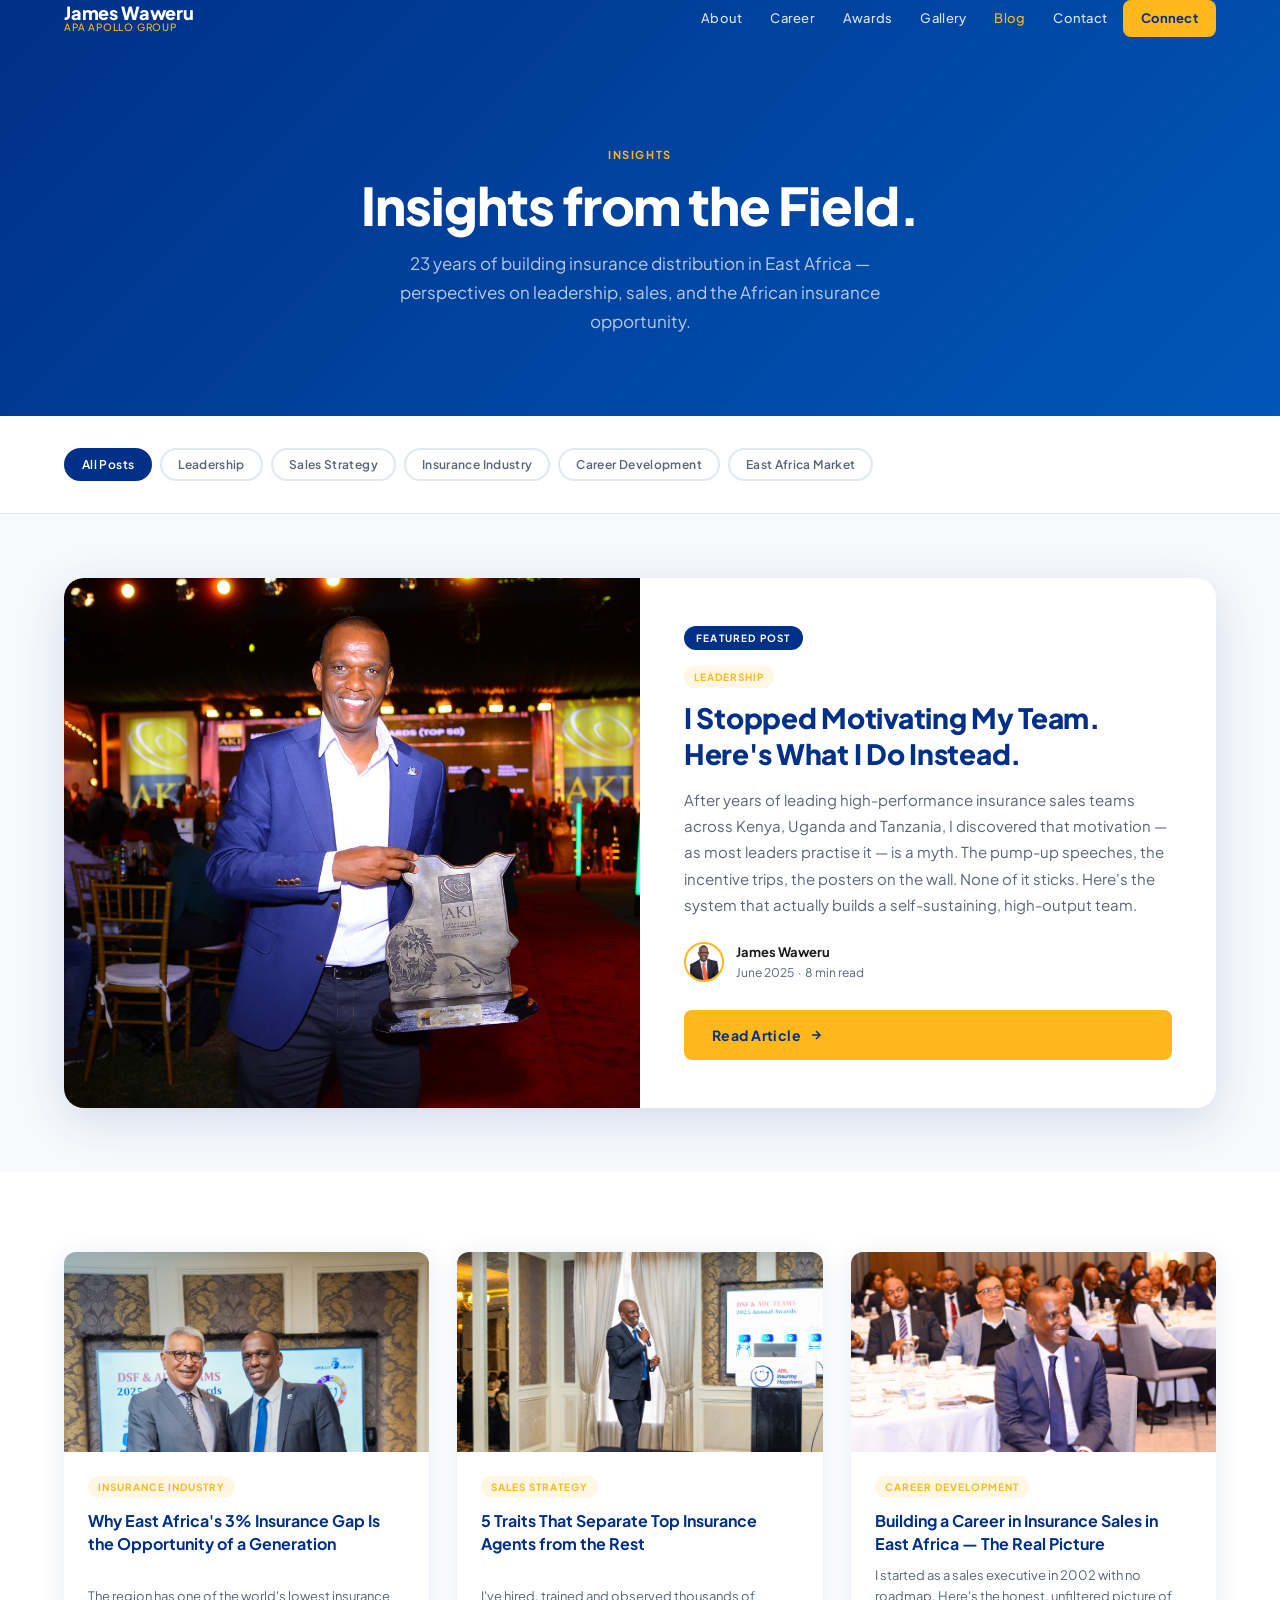
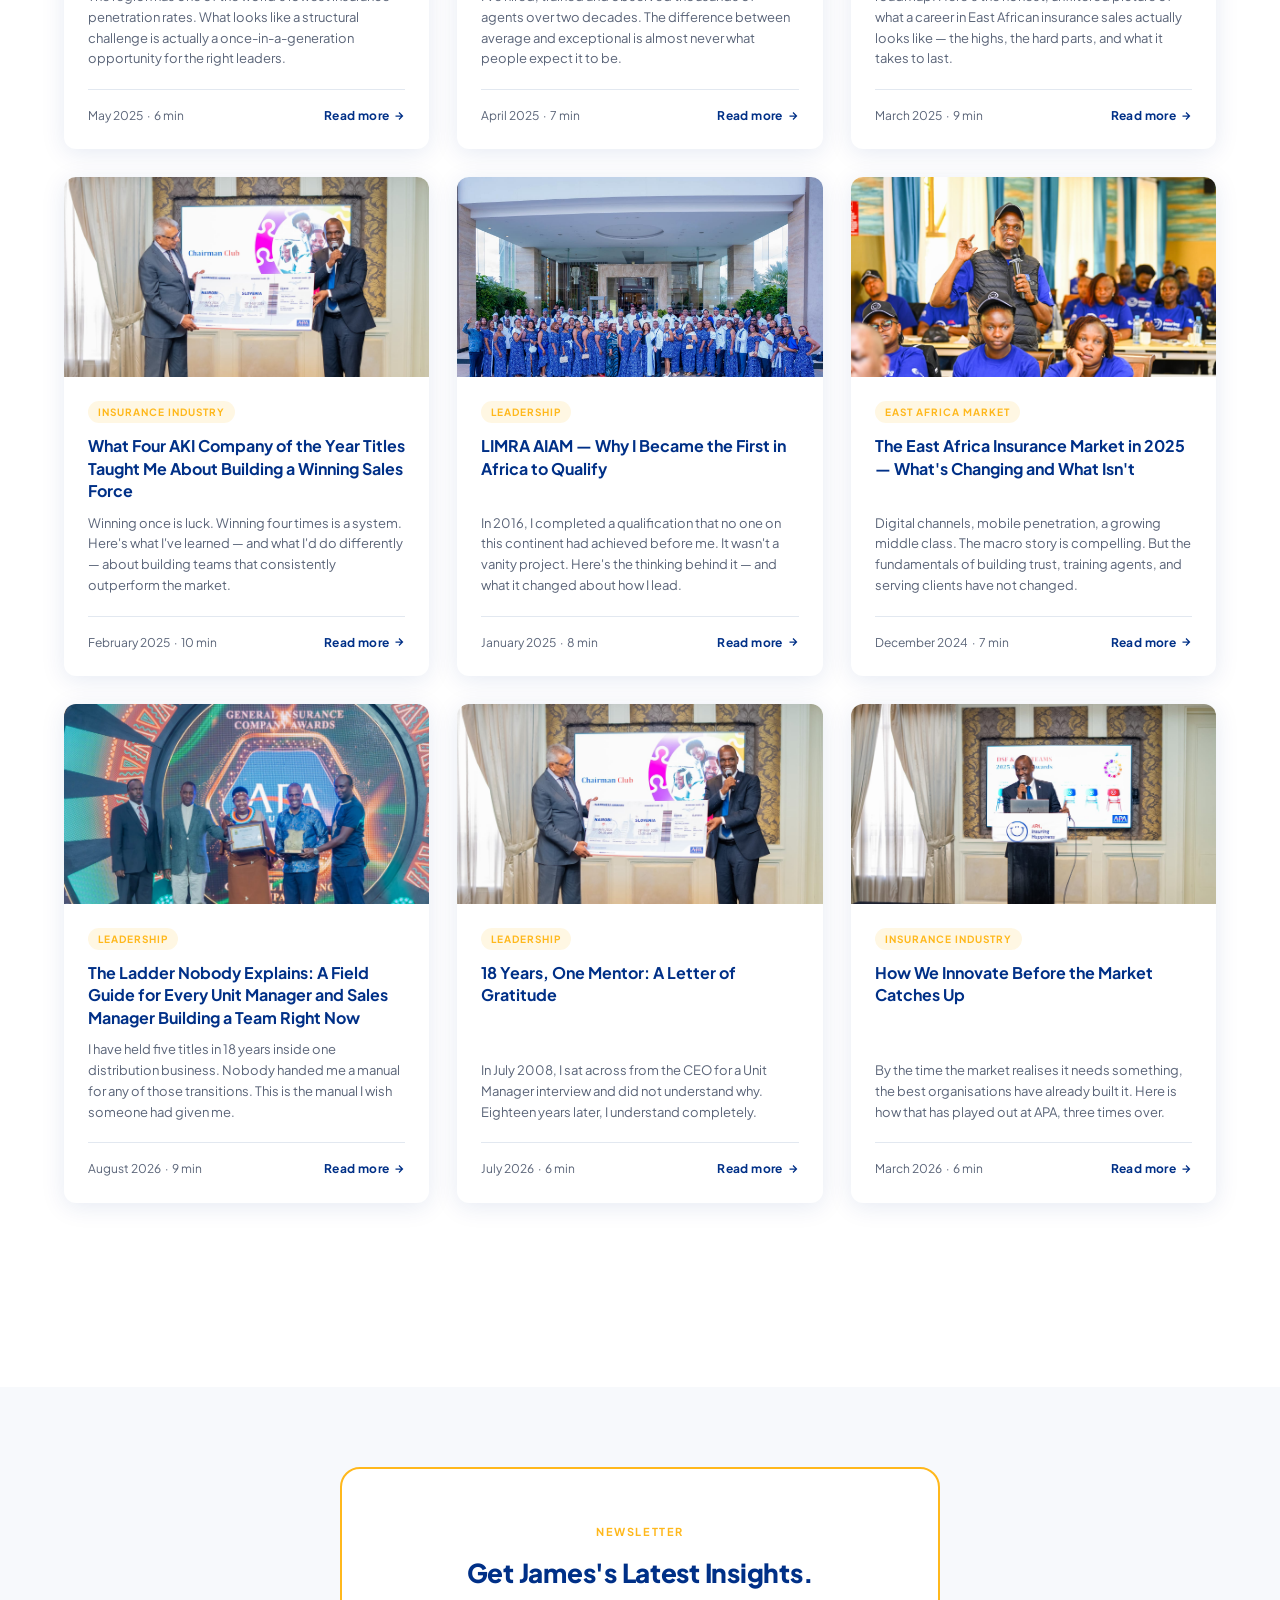
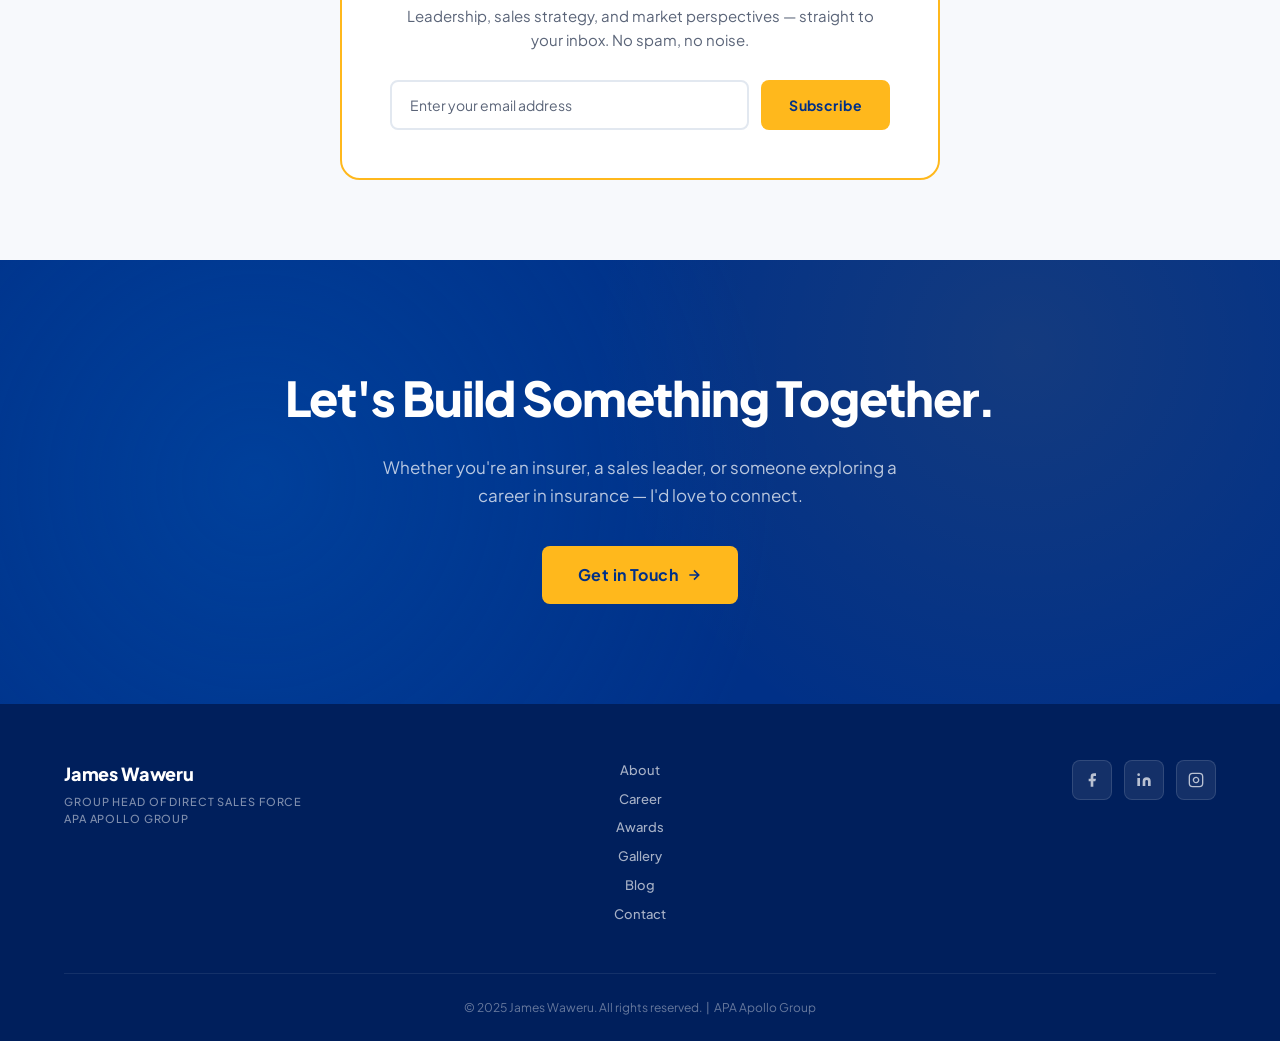
<file: blog.html>
<!DOCTYPE html>
<html lang="en">
<head>
  <meta charset="UTF-8">
  <meta name="viewport" content="width=device-width, initial-scale=1.0">

  <!-- Primary SEO -->
  <title>Blog | James Waweru — Insights on Insurance Leadership &amp; Sales in East Africa</title>
  <meta name="description" content="Practical perspectives on building high-performing sales teams, winning in the East African insurance market, and growing as a leader — from James Waweru, 23-year industry veteran.">
  <meta name="keywords" content="James Waweru blog, insurance leadership Africa, sales strategy Kenya, direct sales force management, East Africa insurance insights">
  <meta name="author" content="James Waweru">
  <meta name="robots" content="index, follow">
  <link rel="canonical" href="https://jameswaweru.africa/blog.html">

  <!-- Open Graph -->
  <meta property="og:type" content="website">
  <meta property="og:title" content="Blog | James Waweru — Insights on Insurance Leadership &amp; Sales in East Africa">
  <meta property="og:description" content="Practical perspectives on building high-performing sales teams and winning in the East African insurance market.">
  <meta property="og:image" content="https://jameswaweru.africa/WhatsApp%20Image%202026-05-11%20at%2007.42.54.jpeg">
  <meta property="og:url" content="https://jameswaweru.africa/blog.html">
  <meta property="og:site_name" content="James Waweru">

  <!-- Twitter Card -->
  <meta name="twitter:card" content="summary_large_image">
  <meta name="twitter:title" content="Blog | James Waweru — Insurance Leadership &amp; Sales Insights">
  <meta name="twitter:description" content="Practical perspectives on building high-performing sales teams and winning in the East African insurance market.">
  <meta name="twitter:image" content="https://jameswaweru.africa/WhatsApp%20Image%202026-05-11%20at%2007.42.54.jpeg">

  <!-- JSON-LD -->
  <script type="application/ld+json">
  {
    "@context": "https://schema.org",
    "@type": "Blog",
    "name": "James Waweru — Insights from the Field",
    "description": "Perspectives on insurance leadership, sales strategy, and the East African market.",
    "url": "https://jameswaweru.africa/blog.html",
    "author": {
      "@type": "Person",
      "name": "James Waweru",
      "jobTitle": "Group Head of Direct Sales Force",
      "worksFor": { "@type": "Organization", "name": "APA Apollo Group" }
    }
  }
  </script>

  <link rel="stylesheet" href="style.css">
</head>
<body>

<!-- NAVIGATION -->
<nav class="nav scrolled" id="mainNav">
  <div class="container">
    <div class="nav-inner">
      <a href="index.html" class="nav-logo">
        <span class="nav-logo-name">James Waweru</span>
        <span class="nav-logo-title">APA Apollo Group</span>
      </a>
      <div class="nav-links">
        <a href="index.html#about">About</a>
        <a href="index.html#career">Career</a>
        <a href="index.html#awards">Awards</a>
        <a href="index.html#gallery">Gallery</a>
        <a href="blog.html" style="color:var(--gold);">Blog</a>
        <a href="index.html#contact">Contact</a>
        <a href="index.html#contact" class="nav-cta">Connect</a>
      </div>
      <button class="nav-hamburger" id="hamburger" aria-label="Open menu">
        <span></span><span></span><span></span>
      </button>
    </div>
  </div>
</nav>
<div class="nav-mobile" id="mobileMenu">
  <a href="index.html#about" onclick="closeMobile()">About</a>
  <a href="index.html#career" onclick="closeMobile()">Career</a>
  <a href="index.html#awards" onclick="closeMobile()">Awards</a>
  <a href="index.html#gallery" onclick="closeMobile()">Gallery</a>
  <a href="blog.html" onclick="closeMobile()">Blog</a>
  <a href="index.html#contact" onclick="closeMobile()">Contact</a>
  <a href="index.html#contact" class="nav-cta-mobile" onclick="closeMobile()">Connect</a>
</div>

<!-- PAGE HEADER -->
<header class="page-header">
  <div class="container">
    <div class="fade-in">
      <span class="section-eyebrow">Insights</span>
      <h1 class="section-title white" style="font-size:clamp(32px,5vw,52px);">Insights from the Field.</h1>
      <p class="section-subtitle white" style="margin-top:14px;">23 years of building insurance distribution in East Africa — perspectives on leadership, sales, and the African insurance opportunity.</p>
    </div>
  </div>
</header>

<!-- FILTER BAR -->
<div class="filter-bar">
  <div class="container">
    <div class="filter-pills" id="filterPills">
      <button class="filter-pill active" data-filter="all">All Posts</button>
      <button class="filter-pill" data-filter="leadership">Leadership</button>
      <button class="filter-pill" data-filter="sales-strategy">Sales Strategy</button>
      <button class="filter-pill" data-filter="insurance-industry">Insurance Industry</button>
      <button class="filter-pill" data-filter="career-development">Career Development</button>
      <button class="filter-pill" data-filter="east-africa">East Africa Market</button>
    </div>
  </div>
</div>

<!-- FEATURED POST -->
<section class="featured-post-section" id="featured">
  <div class="container">
    <div class="featured-post fade-in">
      <div class="featured-post-img">
        <img src="WhatsApp Image 2026-05-11 at 07.42.54.jpeg" alt="Leadership — I stopped motivating my team" loading="lazy">
      </div>
      <div class="featured-post-body">
        <span class="featured-badge">Featured Post</span>
        <span class="blog-tag">Leadership</span>
        <h2 class="featured-post-title">I Stopped Motivating My Team. Here's What I Do Instead.</h2>
        <p class="featured-post-excerpt">After years of leading high-performance insurance sales teams across Kenya, Uganda and Tanzania, I discovered that motivation — as most leaders practise it — is a myth. The pump-up speeches, the incentive trips, the posters on the wall. None of it sticks. Here's the system that actually builds a self-sustaining, high-output team.</p>
        <div class="featured-author">
          <div class="author-avatar">
            <img src="Profile Picture Main.png" alt="James Waweru" loading="lazy">
          </div>
          <div>
            <div class="author-name">James Waweru</div>
            <div class="author-date">June 2025 &nbsp;&middot;&nbsp; 8 min read</div>
          </div>
        </div>
        <a href="blog.html" class="btn-primary">
          Read Article
          <svg width="14" height="14" viewBox="0 0 24 24" fill="none" stroke="currentColor" stroke-width="2.5"><path d="M5 12h14M12 5l7 7-7 7"></path></svg>
        </a>
      </div>
    </div>
  </div>
</section>

<!-- BLOG GRID -->
<section class="blog-main-section">
  <div class="container">
    <div class="blog-main-grid" id="blogGrid">

      <article class="blog-card fade-in" data-category="insurance-industry">
        <div class="blog-card-img">
          <img src="WhatsApp Image 2026-05-11 at 07.42.59.jpeg" alt="East Africa insurance market opportunity" loading="lazy">
        </div>
        <div class="blog-card-body">
          <span class="blog-tag">Insurance Industry</span>
          <div class="blog-card-title">Why East Africa's 3% Insurance Gap Is the Opportunity of a Generation</div>
          <p class="blog-card-excerpt">The region has one of the world's lowest insurance penetration rates. What looks like a structural challenge is actually a once-in-a-generation opportunity for the right leaders.</p>
          <div class="blog-card-meta">
            <span>May 2025 &nbsp;&middot;&nbsp; 6 min</span>
            <a href="blog.html" class="blog-read-more">Read more <svg width="12" height="12" viewBox="0 0 24 24" fill="none" stroke="currentColor" stroke-width="2.5"><path d="M5 12h14M12 5l7 7-7 7"></path></svg></a>
          </div>
        </div>
      </article>

      <article class="blog-card fade-in delay-1" data-category="sales-strategy">
        <div class="blog-card-img">
          <img src="WhatsApp Image 2026-05-11 at 07.43.03 (1).jpeg" alt="Top insurance agent traits" loading="lazy">
        </div>
        <div class="blog-card-body">
          <span class="blog-tag">Sales Strategy</span>
          <div class="blog-card-title">5 Traits That Separate Top Insurance Agents from the Rest</div>
          <p class="blog-card-excerpt">I've hired, trained and observed thousands of agents over two decades. The difference between average and exceptional is almost never what people expect it to be.</p>
          <div class="blog-card-meta">
            <span>April 2025 &nbsp;&middot;&nbsp; 7 min</span>
            <a href="blog.html" class="blog-read-more">Read more <svg width="12" height="12" viewBox="0 0 24 24" fill="none" stroke="currentColor" stroke-width="2.5"><path d="M5 12h14M12 5l7 7-7 7"></path></svg></a>
          </div>
        </div>
      </article>

      <article class="blog-card fade-in delay-2" data-category="career-development">
        <div class="blog-card-img">
          <img src="WhatsApp Image 2026-05-11 at 07.43.01 (1).jpeg" alt="Career in insurance sales in East Africa" loading="lazy">
        </div>
        <div class="blog-card-body">
          <span class="blog-tag">Career Development</span>
          <div class="blog-card-title">Building a Career in Insurance Sales in East Africa — The Real Picture</div>
          <p class="blog-card-excerpt">I started as a sales executive in 2002 with no roadmap. Here's the honest, unfiltered picture of what a career in East African insurance sales actually looks like — the highs, the hard parts, and what it takes to last.</p>
          <div class="blog-card-meta">
            <span>March 2025 &nbsp;&middot;&nbsp; 9 min</span>
            <a href="blog.html" class="blog-read-more">Read more <svg width="12" height="12" viewBox="0 0 24 24" fill="none" stroke="currentColor" stroke-width="2.5"><path d="M5 12h14M12 5l7 7-7 7"></path></svg></a>
          </div>
        </div>
      </article>

      <article class="blog-card fade-in" data-category="insurance-industry">
        <div class="blog-card-img">
          <img src="WhatsApp Image 2026-05-11 at 07.43.04.jpeg" alt="AKI Company of the Year — building a winning sales force" loading="lazy">
        </div>
        <div class="blog-card-body">
          <span class="blog-tag">Insurance Industry</span>
          <div class="blog-card-title">What Four AKI Company of the Year Titles Taught Me About Building a Winning Sales Force</div>
          <p class="blog-card-excerpt">Winning once is luck. Winning four times is a system. Here's what I've learned — and what I'd do differently — about building teams that consistently outperform the market.</p>
          <div class="blog-card-meta">
            <span>February 2025 &nbsp;&middot;&nbsp; 10 min</span>
            <a href="blog.html" class="blog-read-more">Read more <svg width="12" height="12" viewBox="0 0 24 24" fill="none" stroke="currentColor" stroke-width="2.5"><path d="M5 12h14M12 5l7 7-7 7"></path></svg></a>
          </div>
        </div>
      </article>

      <article class="blog-card fade-in delay-1" data-category="leadership">
        <div class="blog-card-img">
          <img src="WhatsApp Image 2026-05-11 at 07.43.05 (2).jpeg" alt="LIMRA AIAM — First in Africa" loading="lazy">
        </div>
        <div class="blog-card-body">
          <span class="blog-tag">Leadership</span>
          <div class="blog-card-title">LIMRA AIAM — Why I Became the First in Africa to Qualify</div>
          <p class="blog-card-excerpt">In 2016, I completed a qualification that no one on this continent had achieved before me. It wasn't a vanity project. Here's the thinking behind it — and what it changed about how I lead.</p>
          <div class="blog-card-meta">
            <span>January 2025 &nbsp;&middot;&nbsp; 8 min</span>
            <a href="blog.html" class="blog-read-more">Read more <svg width="12" height="12" viewBox="0 0 24 24" fill="none" stroke="currentColor" stroke-width="2.5"><path d="M5 12h14M12 5l7 7-7 7"></path></svg></a>
          </div>
        </div>
      </article>

      <article class="blog-card fade-in delay-2" data-category="east-africa">
        <div class="blog-card-img">
          <img src="WhatsApp Image 2026-05-11 at 07.43.02 (2).jpeg" alt="East Africa insurance market 2025" loading="lazy">
        </div>
        <div class="blog-card-body">
          <span class="blog-tag">East Africa Market</span>
          <div class="blog-card-title">The East Africa Insurance Market in 2025 — What's Changing and What Isn't</div>
          <p class="blog-card-excerpt">Digital channels, mobile penetration, a growing middle class. The macro story is compelling. But the fundamentals of building trust, training agents, and serving clients have not changed.</p>
          <div class="blog-card-meta">
            <span>December 2024 &nbsp;&middot;&nbsp; 7 min</span>
            <a href="blog.html" class="blog-read-more">Read more <svg width="12" height="12" viewBox="0 0 24 24" fill="none" stroke="currentColor" stroke-width="2.5"><path d="M5 12h14M12 5l7 7-7 7"></path></svg></a>
          </div>
        </div>
      </article>

      <article class="blog-card fade-in" data-category="leadership">
        <div class="blog-card-img">
          <img src="WhatsApp Image 2026-05-11 at 07.43.02.jpeg" alt="Field guide for unit managers and sales managers building a team" loading="lazy">
        </div>
        <div class="blog-card-body">
          <span class="blog-tag">Leadership</span>
          <div class="blog-card-title">The Ladder Nobody Explains: A Field Guide for Every Unit Manager and Sales Manager Building a Team Right Now</div>
          <p class="blog-card-excerpt">I have held five titles in 18 years inside one distribution business. Nobody handed me a manual for any of those transitions. This is the manual I wish someone had given me.</p>
          <div class="blog-card-meta">
            <span>August 2026 &nbsp;&middot;&nbsp; 9 min</span>
            <a href="blog.html" class="blog-read-more">Read more <svg width="12" height="12" viewBox="0 0 24 24" fill="none" stroke="currentColor" stroke-width="2.5"><path d="M5 12h14M12 5l7 7-7 7"></path></svg></a>
          </div>
        </div>
      </article>

      <article class="blog-card fade-in delay-1" data-category="leadership">
        <div class="blog-card-img">
          <img src="WhatsApp Image 2026-05-11 at 07.43.04.jpeg" alt="18 years one mentor — a letter of gratitude to Ashok Shah" loading="lazy">
        </div>
        <div class="blog-card-body">
          <span class="blog-tag">Leadership</span>
          <div class="blog-card-title">18 Years, One Mentor: A Letter of Gratitude</div>
          <p class="blog-card-excerpt">In July 2008, I sat across from the CEO for a Unit Manager interview and did not understand why. Eighteen years later, I understand completely.</p>
          <div class="blog-card-meta">
            <span>July 2026 &nbsp;&middot;&nbsp; 6 min</span>
            <a href="blog.html" class="blog-read-more">Read more <svg width="12" height="12" viewBox="0 0 24 24" fill="none" stroke="currentColor" stroke-width="2.5"><path d="M5 12h14M12 5l7 7-7 7"></path></svg></a>
          </div>
        </div>
      </article>

      <article class="blog-card fade-in delay-2" data-category="insurance-industry">
        <div class="blog-card-img">
          <img src="WhatsApp Image 2026-05-11 at 07.43.05.jpeg" alt="How APA innovates before the market catches up — APA SHEild, cyber insurance" loading="lazy">
        </div>
        <div class="blog-card-body">
          <span class="blog-tag">Insurance Industry</span>
          <div class="blog-card-title">How We Innovate Before the Market Catches Up</div>
          <p class="blog-card-excerpt">By the time the market realises it needs something, the best organisations have already built it. Here is how that has played out at APA, three times over.</p>
          <div class="blog-card-meta">
            <span>March 2026 &nbsp;&middot;&nbsp; 6 min</span>
            <a href="blog.html" class="blog-read-more">Read more <svg width="12" height="12" viewBox="0 0 24 24" fill="none" stroke="currentColor" stroke-width="2.5"><path d="M5 12h14M12 5l7 7-7 7"></path></svg></a>
          </div>
        </div>
      </article>

    </div>

    <div style="text-align:center;margin-top:56px;" class="fade-in">
      <button class="btn-ghost-navy" id="loadMoreBtn" onclick="loadMore()">
        Load More Articles
        <svg width="14" height="14" viewBox="0 0 24 24" fill="none" stroke="currentColor" stroke-width="2"><path d="M12 5v14M5 12l7 7 7-7"></path></svg>
      </button>
    </div>
  </div>
</section>

<!-- NEWSLETTER -->
<section class="newsletter-section">
  <div class="container">
    <div class="newsletter-card fade-in">
      <span class="section-eyebrow">Newsletter</span>
      <h2 class="newsletter-title">Get James's Latest Insights.</h2>
      <p class="newsletter-sub">Leadership, sales strategy, and market perspectives — straight to your inbox. No spam, no noise.</p>
      <form class="newsletter-form" onsubmit="handleNewsletter(event)">
        <input type="email" placeholder="Enter your email address" required aria-label="Email address">
        <button type="submit" class="btn-primary">Subscribe</button>
      </form>
      <p id="newsletterSuccess" style="color:var(--navy);font-weight:600;margin-top:16px;display:none;">
        You're subscribed! Welcome to the community.
      </p>
    </div>
  </div>
</section>

<!-- CTA -->
<section class="cta-section">
  <div class="cta-pattern"></div>
  <div class="cta-content fade-in">
    <h2 class="cta-title">Let's Build Something Together.</h2>
    <p class="cta-subtitle">Whether you're an insurer, a sales leader, or someone exploring a career in insurance — I'd love to connect.</p>
    <a href="index.html#contact" class="btn-primary" style="font-size:16px;padding:16px 36px;">
      Get in Touch
      <svg width="16" height="16" viewBox="0 0 24 24" fill="none" stroke="currentColor" stroke-width="2.5"><path d="M5 12h14M12 5l7 7-7 7"></path></svg>
    </a>
  </div>
</section>

<!-- FOOTER -->
<footer class="footer">
  <div class="container">
    <div class="footer-inner">
      <div>
        <div class="footer-brand-name">James Waweru</div>
        <div class="footer-brand-sub">Group Head of Direct Sales Force<br>APA Apollo Group</div>
      </div>
      <nav class="footer-nav">
        <a href="index.html#about">About</a>
        <a href="index.html#career">Career</a>
        <a href="index.html#awards">Awards</a>
        <a href="index.html#gallery">Gallery</a>
        <a href="blog.html">Blog</a>
        <a href="index.html#contact">Contact</a>
      </nav>
      <div class="footer-social">
        <a href="#" class="social-icon" aria-label="Facebook">
          <svg width="16" height="16" viewBox="0 0 24 24" fill="currentColor"><path d="M18 2h-3a5 5 0 00-5 5v3H7v4h3v8h4v-8h3l1-4h-4V7a1 1 0 011-1h3z"></path></svg>
        </a>
        <a href="https://www.linkedin.com/in/james-waweru" target="_blank" rel="noopener" class="social-icon" aria-label="LinkedIn">
          <svg width="16" height="16" viewBox="0 0 24 24" fill="currentColor"><path d="M16 8a6 6 0 016 6v7h-4v-7a2 2 0 00-2-2 2 2 0 00-2 2v7h-4v-7a6 6 0 016-6zM2 9h4v12H2z"></path><circle cx="4" cy="4" r="2"></circle></svg>
        </a>
        <a href="#" class="social-icon" aria-label="Instagram">
          <svg width="16" height="16" viewBox="0 0 24 24" fill="none" stroke="currentColor" stroke-width="2"><rect x="2" y="2" width="20" height="20" rx="5" ry="5"></rect><path d="M16 11.37A4 4 0 1112.63 8 4 4 0 0116 11.37z"></path><line x1="17.5" y1="6.5" x2="17.51" y2="6.5"></line></svg>
        </a>
      </div>
    </div>
    <hr class="footer-divider">
    <p class="footer-copy">&copy; 2025 James Waweru. All rights reserved. &nbsp;|&nbsp; APA Apollo Group</p>
  </div>
</footer>

<!-- JAVASCRIPT -->
<script>
/* Nav */
const nav = document.getElementById('mainNav');
nav.classList.add('scrolled');
window.addEventListener('scroll', () => {
  nav.classList.toggle('scrolled', window.scrollY > 40);
}, { passive: true });

/* Mobile menu */
document.getElementById('hamburger').addEventListener('click', () => {
  document.getElementById('mobileMenu').classList.toggle('open');
});
function closeMobile() { document.getElementById('mobileMenu').classList.remove('open'); }

/* Fade-in */
const observer = new IntersectionObserver(entries => {
  entries.forEach(e => { if (e.isIntersecting) { e.target.classList.add('visible'); observer.unobserve(e.target); } });
}, { threshold: 0.1, rootMargin: '0px 0px -30px 0px' });
document.querySelectorAll('.fade-in').forEach(el => observer.observe(el));

/* Category filter */
document.getElementById('filterPills').addEventListener('click', e => {
  const pill = e.target.closest('.filter-pill');
  if (!pill) return;
  document.querySelectorAll('.filter-pill').forEach(p => p.classList.remove('active'));
  pill.classList.add('active');
  const filter = pill.dataset.filter;
  document.querySelectorAll('#blogGrid .blog-card').forEach(card => {
    if (filter === 'all' || card.dataset.category === filter) {
      card.style.display = '';
      setTimeout(() => card.classList.add('visible'), 10);
    } else {
      card.style.display = 'none';
    }
  });
});

/* Newsletter */
function handleNewsletter(e) {
  e.preventDefault();
  document.getElementById('newsletterSuccess').style.display = 'block';
  e.target.reset();
}

/* Load more */
function loadMore() {
  const btn = document.getElementById('loadMoreBtn');
  btn.textContent = 'No more articles right now — check back soon!';
  btn.disabled = true;
  btn.style.opacity = '0.5';
  btn.style.cursor = 'default';
}
</script>

</body>
</html>
</file>
<file: style.css>
/* ============================================================
   James Waweru — Personal Brand Website
   Shared Stylesheet
   ============================================================ */

@import url('https://fonts.googleapis.com/css2?family=Plus+Jakarta+Sans:wght@300;400;500;600;700;800&display=swap');

/* -- Variables ----------------------------------------------- */
:root {
  --navy:      #003087;
  --blue:      #0057B8;
  --gold:      #FFB81C;
  --gold-dark: #E0A010;
  --white:     #FFFFFF;
  --off-white: #F7F9FC;
  --ink:       #1A1A1A;
  --muted:     #5A6478;
  --border:    #E2E8F0;

  --font: 'Plus Jakarta Sans', system-ui, sans-serif;
  --nav-h: 72px;
  --radius: 12px;
  --shadow: 0 4px 24px rgba(0,48,135,0.10);
  --shadow-lg: 0 12px 48px rgba(0,48,135,0.15);
  --transition: 0.3s cubic-bezier(0.4,0,0.2,1);
}

/* -- Reset --------------------------------------------------- */
*, *::before, *::after { box-sizing: border-box; margin: 0; padding: 0; }
html { scroll-behavior: smooth; font-size: 16px; }
body { font-family: var(--font); color: var(--ink); background: var(--white); line-height: 1.6; overflow-x: hidden; }
img { display: block; max-width: 100%; }
a { color: inherit; text-decoration: none; }
button { font-family: var(--font); cursor: pointer; border: none; background: none; }
ul { list-style: none; }

/* -- Utility ------------------------------------------------- */
.container { max-width: 1200px; margin: 0 auto; padding: 0 24px; }
.section-eyebrow {
  display: inline-block;
  font-size: 11px;
  font-weight: 700;
  letter-spacing: 0.14em;
  text-transform: uppercase;
  color: var(--gold);
  margin-bottom: 12px;
}
.section-title {
  font-size: clamp(28px, 4vw, 42px);
  font-weight: 800;
  line-height: 1.15;
  letter-spacing: -0.02em;
  color: var(--navy);
}
.section-title.white { color: var(--white); }
.section-subtitle {
  font-size: 17px;
  color: var(--muted);
  line-height: 1.7;
  max-width: 560px;
  margin-top: 12px;
}
.section-subtitle.white { color: rgba(255,255,255,0.75); }

.btn-primary {
  display: inline-flex;
  align-items: center;
  gap: 8px;
  background: var(--gold);
  color: var(--navy);
  font-weight: 700;
  font-size: 14px;
  letter-spacing: 0.03em;
  padding: 14px 28px;
  border-radius: 8px;
  transition: var(--transition);
  cursor: pointer;
}
.btn-primary:hover { background: var(--gold-dark); transform: translateY(-2px); box-shadow: 0 8px 24px rgba(255,184,28,0.35); }

.btn-outline {
  display: inline-flex;
  align-items: center;
  gap: 8px;
  background: transparent;
  color: var(--white);
  font-weight: 600;
  font-size: 14px;
  letter-spacing: 0.03em;
  padding: 13px 27px;
  border-radius: 8px;
  border: 2px solid rgba(255,255,255,0.6);
  transition: var(--transition);
  cursor: pointer;
}
.btn-outline:hover { border-color: var(--white); background: rgba(255,255,255,0.1); }

.btn-ghost-navy {
  display: inline-flex;
  align-items: center;
  gap: 8px;
  background: transparent;
  color: var(--navy);
  font-weight: 700;
  font-size: 14px;
  letter-spacing: 0.03em;
  padding: 13px 27px;
  border-radius: 8px;
  border: 2px solid var(--navy);
  transition: var(--transition);
  cursor: pointer;
}
.btn-ghost-navy:hover { background: var(--navy); color: var(--white); }

/* -- Fade-in on scroll --------------------------------------- */
.fade-in {
  opacity: 0;
  transform: translateY(28px);
  transition: opacity 0.6s ease, transform 0.6s ease;
}
.fade-in.visible { opacity: 1; transform: translateY(0); }
.fade-in.delay-1 { transition-delay: 0.1s; }
.fade-in.delay-2 { transition-delay: 0.2s; }
.fade-in.delay-3 { transition-delay: 0.3s; }
.fade-in.delay-4 { transition-delay: 0.4s; }

/* -- Navigation --------------------------------------------- */
.nav {
  position: fixed;
  top: 0; left: 0; right: 0;
  height: var(--nav-h);
  z-index: 100;
  transition: background var(--transition), box-shadow var(--transition);
}
.nav.scrolled {
  background: rgba(0,48,135,0.97);
  backdrop-filter: blur(12px);
  box-shadow: 0 2px 24px rgba(0,0,0,0.18);
}
.nav-inner {
  display: flex;
  align-items: center;
  justify-content: space-between;
  height: 100%;
}
.nav-logo {
  display: flex;
  flex-direction: column;
  line-height: 1;
}
.nav-logo-name {
  font-size: 18px;
  font-weight: 800;
  color: var(--white);
  letter-spacing: -0.01em;
}
.nav-logo-title {
  font-size: 10px;
  font-weight: 500;
  color: var(--gold);
  letter-spacing: 0.08em;
  text-transform: uppercase;
}
.nav-links {
  display: flex;
  align-items: center;
  gap: 4px;
}
.nav-links a {
  color: rgba(255,255,255,0.85);
  font-size: 13px;
  font-weight: 500;
  padding: 6px 12px;
  border-radius: 6px;
  transition: var(--transition);
  letter-spacing: 0.02em;
}
.nav-links a:hover { color: var(--white); background: rgba(255,255,255,0.08); }
.nav-cta {
  background: var(--gold);
  color: var(--navy) !important;
  font-weight: 700 !important;
  padding: 8px 18px !important;
  border-radius: 8px !important;
}
.nav-cta:hover { background: var(--gold-dark) !important; }

.nav-hamburger {
  display: none;
  flex-direction: column;
  gap: 5px;
  padding: 8px;
  cursor: pointer;
}
.nav-hamburger span {
  display: block;
  width: 22px;
  height: 2px;
  background: var(--white);
  border-radius: 2px;
  transition: var(--transition);
}

.nav-mobile {
  display: none;
  position: fixed;
  top: var(--nav-h);
  left: 0; right: 0;
  background: var(--navy);
  padding: 16px 24px 24px;
  flex-direction: column;
  gap: 4px;
  z-index: 99;
  box-shadow: 0 8px 32px rgba(0,0,0,0.2);
}
.nav-mobile.open { display: flex; }
.nav-mobile a {
  color: rgba(255,255,255,0.85);
  font-size: 15px;
  font-weight: 500;
  padding: 10px 0;
  border-bottom: 1px solid rgba(255,255,255,0.08);
  transition: var(--transition);
}
.nav-mobile a:hover { color: var(--gold); }
.nav-mobile .nav-cta-mobile {
  margin-top: 8px;
  background: var(--gold);
  color: var(--navy) !important;
  font-weight: 700 !important;
  text-align: center;
  padding: 12px !important;
  border-radius: 8px;
  border-bottom: none !important;
}

/* -- Hero Slider -------------------------------------------- */
.hero {
  position: relative;
  height: 100vh;
  min-height: 600px;
  max-height: 900px;
  overflow: hidden;
}
.hero-slides {
  position: absolute;
  inset: 0;
}
.hero-slide {
  position: absolute;
  inset: 0;
  opacity: 0;
  transition: opacity 1s ease;
}
.hero-slide.active { opacity: 1; }
.hero-slide img {
  width: 100%;
  height: 100%;
  object-fit: cover;
  object-position: center top;
}
.hero-overlay {
  position: absolute;
  inset: 0;
  background: linear-gradient(
    105deg,
    rgba(0,48,135,0.88) 0%,
    rgba(0,87,184,0.70) 50%,
    rgba(0,48,135,0.40) 100%
  );
}
.hero-content {
  position: absolute;
  inset: 0;
  display: flex;
  align-items: center;
  padding-top: var(--nav-h);
}
.hero-text {
  max-width: 640px;
  padding: 40px 36px;
  background: rgba(0,24,80,0.45);
  backdrop-filter: blur(6px);
  border-radius: 16px;
  border: 1px solid rgba(255,255,255,0.12);
}
.hero-eyebrow {
  font-size: 11px;
  font-weight: 700;
  letter-spacing: 0.16em;
  text-transform: uppercase;
  color: var(--gold);
  margin-bottom: 16px;
}
.hero-heading {
  font-size: clamp(36px, 5.5vw, 62px);
  font-weight: 800;
  line-height: 1.1;
  letter-spacing: -0.025em;
  color: var(--white);
  margin-bottom: 14px;
}
.hero-subheading {
  font-size: 16px;
  color: rgba(255,255,255,0.80);
  line-height: 1.6;
  margin-bottom: 24px;
  font-weight: 400;
}
.hero-badges {
  display: flex;
  flex-wrap: wrap;
  gap: 10px;
  margin-bottom: 32px;
}
.hero-badge {
  display: inline-flex;
  align-items: center;
  gap: 6px;
  background: rgba(255,184,28,0.15);
  border: 1px solid rgba(255,184,28,0.45);
  color: var(--gold);
  font-size: 11px;
  font-weight: 700;
  letter-spacing: 0.05em;
  padding: 6px 14px;
  border-radius: 100px;
}
.hero-badge svg { flex-shrink: 0; }
.hero-ctas { display: flex; gap: 12px; flex-wrap: wrap; }

.hero-controls {
  position: absolute;
  bottom: 32px;
  left: 50%;
  transform: translateX(-50%);
  display: flex;
  align-items: center;
  gap: 20px;
  z-index: 10;
}
.hero-dots { display: flex; gap: 8px; }
.hero-dot {
  width: 8px;
  height: 8px;
  border-radius: 50%;
  background: rgba(255,255,255,0.45);
  border: none;
  cursor: pointer;
  transition: var(--transition);
  padding: 0;
}
.hero-dot.active { background: var(--gold); width: 24px; border-radius: 4px; }
.hero-arrow {
  width: 40px;
  height: 40px;
  border-radius: 50%;
  background: rgba(255,255,255,0.15);
  border: 1px solid rgba(255,255,255,0.3);
  color: var(--white);
  display: flex;
  align-items: center;
  justify-content: center;
  cursor: pointer;
  transition: var(--transition);
}
.hero-arrow:hover { background: var(--gold); border-color: var(--gold); color: var(--navy); }

/* -- Stats Bar ---------------------------------------------- */
.stats-bar {
  background: var(--navy);
  padding: 32px 0;
}
.stats-inner {
  display: grid;
  grid-template-columns: repeat(4, 1fr);
  gap: 0;
  text-align: center;
}
.stat-item {
  padding: 12px 24px;
  border-right: 1px solid rgba(255,255,255,0.12);
}
.stat-item:last-child { border-right: none; }
.stat-number {
  font-size: clamp(36px, 4.5vw, 52px);
  font-weight: 800;
  color: var(--gold);
  line-height: 1;
  letter-spacing: -0.03em;
}
.stat-suffix { font-size: 0.6em; font-weight: 700; }
.stat-label {
  font-size: 12px;
  font-weight: 500;
  color: rgba(255,255,255,0.65);
  margin-top: 6px;
  letter-spacing: 0.06em;
  text-transform: uppercase;
}

/* -- About Preview ------------------------------------------ */
.about-preview {
  padding: 100px 0;
  background: var(--white);
}
.about-grid {
  display: grid;
  grid-template-columns: 1fr 1fr;
  gap: 80px;
  align-items: center;
}
.about-image-wrap {
  position: relative;
  border-radius: 20px;
  overflow: hidden;
  aspect-ratio: 3/4;
  box-shadow: var(--shadow-lg);
  background: var(--off-white);
}
.about-image-wrap img {
  width: 100%;
  height: 100%;
  object-fit: contain;
  object-position: center center;
}
.about-image-accent {
  position: absolute;
  bottom: 28px;
  left: -20px;
  background: var(--gold);
  color: var(--navy);
  padding: 16px 20px;
  border-radius: 12px;
  box-shadow: 0 8px 24px rgba(255,184,28,0.4);
}
.about-image-accent-num {
  font-size: 28px;
  font-weight: 800;
  line-height: 1;
}
.about-image-accent-text {
  font-size: 11px;
  font-weight: 600;
  letter-spacing: 0.04em;
}
.about-text p {
  font-size: 16px;
  line-height: 1.8;
  color: var(--muted);
  margin-bottom: 16px;
}
.about-text p strong { color: var(--ink); font-weight: 600; }
.about-link {
  display: inline-flex;
  align-items: center;
  gap: 6px;
  color: var(--navy);
  font-weight: 700;
  font-size: 14px;
  letter-spacing: 0.02em;
  margin-top: 8px;
  border-bottom: 2px solid var(--gold);
  padding-bottom: 2px;
  transition: var(--transition);
}
.about-link:hover { color: var(--blue); }

/* -- Timeline ----------------------------------------------- */
.timeline-section {
  padding: 100px 0;
  background: var(--off-white);
  overflow: hidden;
}
.timeline-scroll {
  overflow-x: auto;
  padding: 20px 24px 40px;
  scrollbar-width: thin;
  scrollbar-color: var(--gold) var(--border);
  cursor: grab;
}
.timeline-scroll:active { cursor: grabbing; }
.timeline-scroll::-webkit-scrollbar { height: 4px; }
.timeline-scroll::-webkit-scrollbar-track { background: var(--border); border-radius: 4px; }
.timeline-scroll::-webkit-scrollbar-thumb { background: var(--gold); border-radius: 4px; }
.timeline-track {
  display: flex;
  gap: 20px;
  width: max-content;
  align-items: stretch;
  padding: 8px 0;
}
.timeline-card {
  width: 220px;
  flex-shrink: 0;
  background: var(--white);
  border-radius: 16px;
  padding: 24px 20px;
  border: 2px solid transparent;
  box-shadow: var(--shadow);
  transition: var(--transition);
  position: relative;
  scroll-snap-align: start;
}
.timeline-card:hover { transform: translateY(-4px); box-shadow: var(--shadow-lg); border-color: var(--blue); }
.timeline-card.star {
  border-color: var(--gold);
  background: linear-gradient(135deg, rgba(255,184,28,0.06) 0%, var(--white) 100%);
}
.timeline-star-badge {
  position: absolute;
  top: -10px;
  right: 16px;
  background: var(--gold);
  color: var(--navy);
  font-size: 10px;
  font-weight: 800;
  letter-spacing: 0.05em;
  padding: 3px 10px;
  border-radius: 100px;
}
.timeline-year {
  font-size: 28px;
  font-weight: 800;
  color: var(--gold);
  line-height: 1;
  letter-spacing: -0.02em;
  margin-bottom: 10px;
}
.timeline-role {
  font-size: 14px;
  font-weight: 700;
  color: var(--navy);
  line-height: 1.3;
  margin-bottom: 4px;
}
.timeline-company {
  font-size: 12px;
  color: var(--muted);
  font-weight: 500;
}
.timeline-icon {
  width: 36px;
  height: 36px;
  background: var(--off-white);
  border-radius: 8px;
  display: flex;
  align-items: center;
  justify-content: center;
  margin-bottom: 14px;
}
.timeline-card.star .timeline-icon { background: rgba(255,184,28,0.15); }

/* -- Awards ------------------------------------------------- */
.awards-section {
  padding: 100px 0;
  background: var(--navy);
}
.awards-grid {
  display: grid;
  grid-template-columns: repeat(auto-fill, minmax(240px, 1fr));
  gap: 20px;
  margin-top: 48px;
}
.award-card {
  background: var(--white);
  border-radius: var(--radius);
  padding: 28px 24px;
  text-align: center;
  box-shadow: 0 4px 24px rgba(0,0,0,0.12);
  transition: var(--transition);
}
.award-card:hover { transform: translateY(-4px); box-shadow: 0 12px 40px rgba(0,0,0,0.2); }
.award-icon {
  width: 52px;
  height: 52px;
  background: rgba(255,184,28,0.12);
  border-radius: 12px;
  display: flex;
  align-items: center;
  justify-content: center;
  margin: 0 auto 16px;
}
.award-year {
  font-size: 32px;
  font-weight: 800;
  color: var(--gold);
  letter-spacing: -0.03em;
  line-height: 1;
}
.award-name {
  font-size: 13px;
  font-weight: 600;
  color: var(--navy);
  margin-top: 6px;
  line-height: 1.4;
}

/* -- Gallery ------------------------------------------------ */
.gallery-section {
  padding: 100px 0;
  background: var(--white);
}
.gallery-grid {
  display: grid;
  grid-template-columns: repeat(3, 1fr);
  grid-auto-rows: 220px;
  gap: 16px;
  margin-top: 48px;
}
.gallery-grid .g-tall { grid-row: span 2; }
.gallery-item {
  border-radius: 14px;
  overflow: hidden;
  position: relative;
  cursor: pointer;
}
.gallery-item img {
  width: 100%;
  height: 100%;
  object-fit: cover;
  transition: transform 0.5s ease;
}
.gallery-item:hover img { transform: scale(1.07); }
.gallery-overlay {
  position: absolute;
  inset: 0;
  background: linear-gradient(to top, rgba(0,48,135,0.75), transparent);
  opacity: 0;
  transition: var(--transition);
  display: flex;
  align-items: flex-end;
  padding: 20px;
}
.gallery-item:hover .gallery-overlay { opacity: 1; }
.gallery-view-btn { text-align: center; margin-top: 40px; }

/* -- Blog Preview ------------------------------------------- */
.blog-preview {
  padding: 100px 0;
  background: var(--off-white);
}
.blog-grid {
  display: grid;
  grid-template-columns: repeat(3, 1fr);
  gap: 24px;
  margin-top: 48px;
}
.blog-card {
  background: var(--white);
  border-radius: var(--radius);
  overflow: hidden;
  box-shadow: var(--shadow);
  transition: var(--transition);
  display: flex;
  flex-direction: column;
}
.blog-card:hover { transform: translateY(-4px); box-shadow: var(--shadow-lg); }
.blog-card-img {
  height: 200px;
  overflow: hidden;
}
.blog-card-img img {
  width: 100%;
  height: 100%;
  object-fit: cover;
  object-position: center top;
  transition: transform 0.5s ease;
}
.blog-card:hover .blog-card-img img { transform: scale(1.05); }
.blog-card-body {
  padding: 24px;
  flex: 1;
  display: flex;
  flex-direction: column;
}
.blog-tag {
  display: inline-block;
  font-size: 10px;
  font-weight: 700;
  letter-spacing: 0.1em;
  text-transform: uppercase;
  color: var(--gold);
  background: rgba(255,184,28,0.12);
  padding: 3px 10px;
  border-radius: 100px;
  margin-bottom: 12px;
  width: fit-content;
}
.blog-card-title {
  font-size: 16px;
  font-weight: 700;
  color: var(--navy);
  line-height: 1.4;
  margin-bottom: 10px;
  flex: 1;
}
.blog-card-excerpt {
  font-size: 13px;
  color: var(--muted);
  line-height: 1.6;
  margin-bottom: 20px;
}
.blog-card-meta {
  display: flex;
  align-items: center;
  justify-content: space-between;
  font-size: 12px;
  color: var(--muted);
  border-top: 1px solid var(--border);
  padding-top: 16px;
}
.blog-read-more {
  color: var(--navy);
  font-weight: 700;
  font-size: 12px;
  letter-spacing: 0.03em;
  display: flex;
  align-items: center;
  gap: 4px;
  transition: var(--transition);
}
.blog-read-more:hover { color: var(--blue); gap: 8px; }

/* -- CTA Section -------------------------------------------- */
.cta-section {
  padding: 100px 24px;
  background: var(--navy);
  position: relative;
  overflow: hidden;
  text-align: center;
}
.cta-pattern {
  position: absolute;
  inset: 0;
  background-image:
    radial-gradient(circle at 20% 50%, rgba(0,87,184,0.4) 0%, transparent 50%),
    radial-gradient(circle at 80% 20%, rgba(255,184,28,0.08) 0%, transparent 40%);
  pointer-events: none;
}
.cta-content { position: relative; z-index: 1; }
.cta-title {
  font-size: clamp(30px, 4.5vw, 48px);
  font-weight: 800;
  color: var(--white);
  letter-spacing: -0.025em;
  margin-bottom: 16px;
}
.cta-subtitle {
  font-size: 17px;
  color: rgba(255,255,255,0.72);
  max-width: 540px;
  margin: 0 auto 36px;
  line-height: 1.7;
}

/* -- Footer ------------------------------------------------- */
.footer {
  background: #001F5C;
  padding: 56px 0 24px;
}
.footer-inner {
  display: grid;
  grid-template-columns: 1fr auto 1fr;
  gap: 40px;
  align-items: start;
  margin-bottom: 48px;
}
.footer-brand-name {
  font-size: 18px;
  font-weight: 800;
  color: var(--white);
  letter-spacing: -0.01em;
}
.footer-brand-sub {
  font-size: 11px;
  color: rgba(255,255,255,0.5);
  font-weight: 500;
  letter-spacing: 0.08em;
  text-transform: uppercase;
  margin-top: 4px;
}
.footer-nav {
  display: flex;
  flex-direction: column;
  align-items: center;
  gap: 8px;
}
.footer-nav a {
  font-size: 13px;
  color: rgba(255,255,255,0.65);
  font-weight: 500;
  transition: var(--transition);
}
.footer-nav a:hover { color: var(--gold); }
.footer-social {
  display: flex;
  justify-content: flex-end;
  gap: 12px;
}
.social-icon {
  width: 40px;
  height: 40px;
  border-radius: 8px;
  background: rgba(255,255,255,0.08);
  border: 1px solid rgba(255,255,255,0.12);
  display: flex;
  align-items: center;
  justify-content: center;
  color: rgba(255,255,255,0.7);
  transition: var(--transition);
  cursor: pointer;
}
.social-icon:hover { background: var(--gold); color: var(--navy); border-color: var(--gold); }
.footer-divider { border: none; border-top: 1px solid rgba(255,255,255,0.08); margin-bottom: 24px; }
.footer-copy {
  text-align: center;
  font-size: 12px;
  color: rgba(255,255,255,0.4);
}

/* -- Blog Page Specific ------------------------------------- */
.page-header {
  padding: 140px 0 80px;
  background: linear-gradient(135deg, var(--navy) 0%, var(--blue) 100%);
  text-align: center;
}
.page-header .section-title { color: var(--white); }
.page-header .section-subtitle { color: rgba(255,255,255,0.72); margin: 0 auto; }

.filter-bar {
  padding: 32px 0;
  background: var(--white);
  border-bottom: 1px solid var(--border);
  position: sticky;
  top: var(--nav-h);
  z-index: 50;
}
.filter-pills {
  display: flex;
  gap: 8px;
  flex-wrap: wrap;
}
.filter-pill {
  font-size: 12px;
  font-weight: 600;
  letter-spacing: 0.03em;
  padding: 7px 16px;
  border-radius: 100px;
  border: 2px solid var(--border);
  color: var(--muted);
  background: var(--white);
  cursor: pointer;
  transition: var(--transition);
}
.filter-pill:hover, .filter-pill.active {
  border-color: var(--navy);
  color: var(--navy);
  background: rgba(0,48,135,0.06);
}
.filter-pill.active {
  background: var(--navy);
  color: var(--white);
}

.featured-post-section {
  padding: 64px 0;
  background: var(--off-white);
}
.featured-post {
  display: grid;
  grid-template-columns: 1fr 1fr;
  gap: 0;
  background: var(--white);
  border-radius: 20px;
  overflow: hidden;
  box-shadow: var(--shadow-lg);
}
.featured-post-img {
  height: 100%;
  min-height: 360px;
  overflow: hidden;
}
.featured-post-img img {
  width: 100%;
  height: 100%;
  object-fit: cover;
}
.featured-post-body {
  padding: 48px 44px;
  display: flex;
  flex-direction: column;
  justify-content: center;
}
.featured-badge {
  display: inline-block;
  font-size: 10px;
  font-weight: 700;
  letter-spacing: 0.12em;
  text-transform: uppercase;
  color: var(--white);
  background: var(--navy);
  padding: 4px 12px;
  border-radius: 100px;
  margin-bottom: 16px;
  width: fit-content;
}
.featured-post-title {
  font-size: clamp(20px, 2.5vw, 28px);
  font-weight: 800;
  color: var(--navy);
  line-height: 1.3;
  margin-bottom: 14px;
  letter-spacing: -0.01em;
}
.featured-post-excerpt {
  font-size: 15px;
  color: var(--muted);
  line-height: 1.75;
  margin-bottom: 24px;
}
.featured-author {
  display: flex;
  align-items: center;
  gap: 12px;
  margin-bottom: 28px;
}
.author-avatar {
  width: 40px;
  height: 40px;
  border-radius: 50%;
  overflow: hidden;
  border: 2px solid var(--gold);
  flex-shrink: 0;
}
.author-avatar img { width: 100%; height: 100%; object-fit: cover; }
.author-name { font-size: 13px; font-weight: 700; color: var(--ink); }
.author-date { font-size: 12px; color: var(--muted); }

.blog-main-section {
  padding: 80px 0;
  background: var(--white);
}
.blog-main-grid {
  display: grid;
  grid-template-columns: repeat(3, 1fr);
  gap: 28px;
}

.newsletter-section {
  padding: 80px 0;
  background: var(--off-white);
}
.newsletter-card {
  max-width: 600px;
  margin: 0 auto;
  border: 2px solid var(--gold);
  border-radius: 20px;
  padding: 48px 48px;
  text-align: center;
  background: var(--white);
}
.newsletter-title {
  font-size: 26px;
  font-weight: 800;
  color: var(--navy);
  margin-bottom: 10px;
  letter-spacing: -0.01em;
}
.newsletter-sub {
  font-size: 15px;
  color: var(--muted);
  margin-bottom: 28px;
}
.newsletter-form {
  display: flex;
  gap: 12px;
}
.newsletter-form input {
  flex: 1;
  font-family: var(--font);
  font-size: 14px;
  padding: 14px 18px;
  border: 2px solid var(--border);
  border-radius: 8px;
  outline: none;
  transition: var(--transition);
  color: var(--ink);
}
.newsletter-form input:focus { border-color: var(--navy); }
.newsletter-form input::placeholder { color: var(--muted); }

/* -- Lightbox ----------------------------------------------- */
.lightbox {
  position: fixed;
  inset: 0;
  background: rgba(0,0,0,0.92);
  z-index: 200;
  display: none;
  align-items: center;
  justify-content: center;
  padding: 40px;
}
.lightbox.open { display: flex; }
.lightbox img { max-width: 90vw; max-height: 85vh; object-fit: contain; border-radius: 8px; }
.lightbox-close {
  position: absolute;
  top: 20px; right: 24px;
  color: var(--white);
  font-size: 32px;
  cursor: pointer;
  line-height: 1;
  opacity: 0.7;
  transition: var(--transition);
}
.lightbox-close:hover { opacity: 1; }

/* -- Contact Form ------------------------------------------- */
.contact-section {
  padding: 100px 0;
  background: var(--white);
}
.contact-grid {
  display: grid;
  grid-template-columns: 1fr 1.2fr;
  gap: 80px;
  align-items: start;
}
.contact-detail {
  display: flex;
  align-items: center;
  gap: 12px;
  margin-bottom: 16px;
  font-size: 14px;
  color: var(--ink);
}
.contact-detail-icon {
  width: 36px; height: 36px;
  background: rgba(0,48,135,0.08);
  border-radius: 8px;
  display: flex;
  align-items: center;
  justify-content: center;
  flex-shrink: 0;
  color: var(--navy);
}
.contact-form { display: flex; flex-direction: column; gap: 16px; }
.form-row { display: grid; grid-template-columns: 1fr 1fr; gap: 16px; }
.form-group { display: flex; flex-direction: column; gap: 6px; }
.form-group label { font-size: 12px; font-weight: 600; color: var(--navy); letter-spacing: 0.04em; text-transform: uppercase; }
.form-group input, .form-group textarea, .form-group select {
  font-family: var(--font);
  font-size: 14px;
  padding: 13px 16px;
  border: 2px solid var(--border);
  border-radius: 8px;
  outline: none;
  color: var(--ink);
  transition: var(--transition);
  background: var(--white);
  resize: vertical;
}
.form-group input:focus, .form-group textarea:focus, .form-group select:focus { border-color: var(--navy); }
.form-group textarea { min-height: 140px; }

/* -- Responsive --------------------------------------------- */
@media (max-width: 1024px) {
  .about-grid { grid-template-columns: 1fr; gap: 48px; }
  .about-image-wrap { aspect-ratio: 16/9; max-height: 400px; }
  .blog-grid { grid-template-columns: 1fr 1fr; }
  .blog-main-grid { grid-template-columns: 1fr 1fr; }
  .featured-post { grid-template-columns: 1fr; }
  .featured-post-img { min-height: 280px; }
  .contact-grid { grid-template-columns: 1fr; gap: 48px; }
  .footer-inner { grid-template-columns: 1fr; text-align: center; }
  .footer-social { justify-content: center; }
  .footer-nav { flex-direction: row; flex-wrap: wrap; justify-content: center; }
}

@media (max-width: 768px) {
  :root { --nav-h: 64px; }
  .nav-links { display: none; }
  .nav-hamburger { display: flex; }
  .stats-inner { grid-template-columns: 1fr 1fr; }
  .stat-item:nth-child(2) { border-right: none; }
  .stat-item:nth-child(1), .stat-item:nth-child(2) { border-bottom: 1px solid rgba(255,255,255,0.12); padding-bottom: 24px; }
  .stat-item:nth-child(3), .stat-item:nth-child(4) { padding-top: 24px; }
  .gallery-grid { grid-template-columns: 1fr 1fr; }
  .gallery-grid .g-tall { grid-row: span 1; }
  .blog-grid { grid-template-columns: 1fr; }
  .blog-main-grid { grid-template-columns: 1fr; }
  .hero-text { padding: 28px 22px; }
  .newsletter-form { flex-direction: column; }
  .newsletter-card { padding: 32px 24px; }
  .form-row { grid-template-columns: 1fr; }
  .awards-grid { grid-template-columns: 1fr 1fr; }
  .cta-section { padding: 72px 24px; }
  .about-preview, .timeline-section, .awards-section, .gallery-section, .blog-preview, .contact-section { padding: 72px 0; }
}

@media (max-width: 480px) {
  .hero { max-height: 700px; }
  .hero-heading { font-size: 30px; }
  .awards-grid { grid-template-columns: 1fr; }
  .gallery-grid { grid-template-columns: 1fr; }
  .stats-inner { grid-template-columns: 1fr 1fr; }
}

@media (prefers-reduced-motion: reduce) {
  .fade-in { opacity: 1; transform: none; transition: none; }
  .hero-slide { transition: none; }
  * { animation-duration: 0.01ms !important; transition-duration: 0.01ms !important; }
}
</file>
